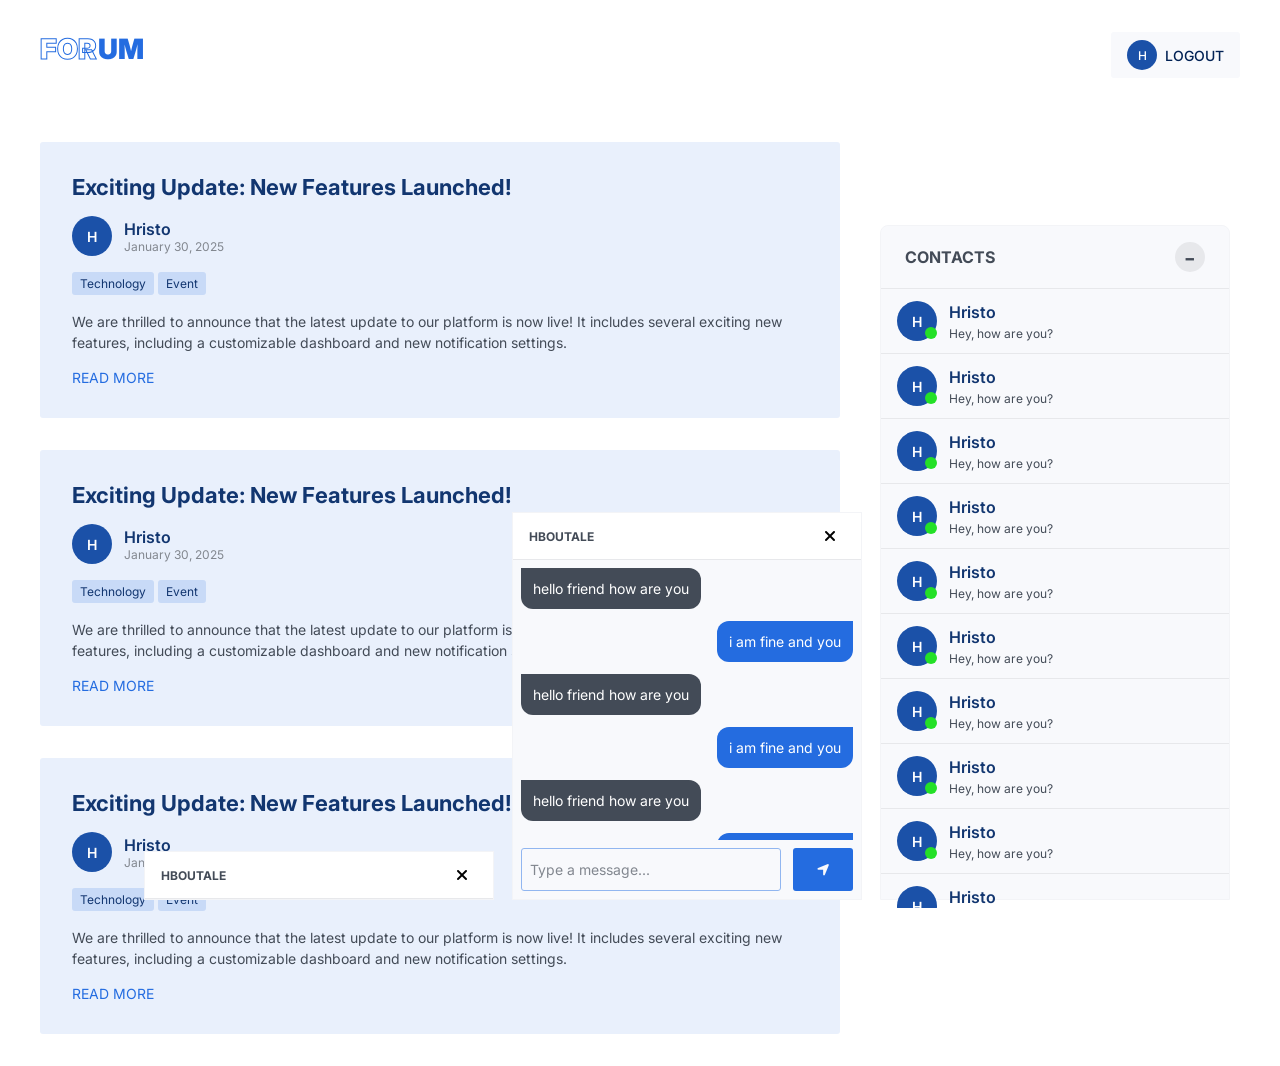
<file: index.html>
<!DOCTYPE html>
<html lang="en">
  <head>
    <meta charset="UTF-8" />
    <meta name="viewport" content="width=device-width, initial-scale=1.0" />
    <title>Forum</title>
    <link rel="stylesheet" href="style.css" />
    <link
      rel="stylesheet"
      href="https://cdnjs.cloudflare.com/ajax/libs/font-awesome/6.7.2/css/all.min.css"
      integrity="sha512-Evv84Mr4kqVGRNSgIGL/F/aIDqQb7xQ2vcrdIwxfjThSH8CSR7PBEakCr51Ck+w+/U6swU2Im1vVX0SVk9ABhg=="
      crossorigin="anonymous"
      referrerpolicy="no-referrer"
    />
  </head>
  <body>
    <div class="container">
      <header id="header">
        <a href="/">
          <div class="logo">
            <span class="storked">FOR</span>
            <span class="filled">UM</span>
          </div>
        </a>
        <div class="links">
          <a href="#">
            <span class="avatar avatar--md">H</span>
            <span>logout</span>
          </a>
        </div>
      </header>
    </div>
    <div class="container">
      <div id="posts">
        <div class="post-item">
          <a class="post-title" href="#"
            >Exciting Update: New Features Launched!</a
          >
          <header class="post-header">
            <div class="avatar avatar--large">H</div>
            <div class="user-info">
              <span class="username">Hristo</span>
              <span class="date">January 30, 2025</span>
            </div>
          </header>
          <div class="post-tags">
            <span class="tag">Technology</span>
            <span class="tag">Event</span>
          </div>
          <div class="post-content">
            We are thrilled to announce that the latest update to our platform
            is now live! It includes several exciting new features, including a
            customizable dashboard and new notification settings.
          </div>
          <a href="#" class="post-read-more">read more</a>
        </div>
        <div class="post-item">
          <a class="post-title" href="#"
            >Exciting Update: New Features Launched!</a
          >
          <header class="post-header">
            <div class="avatar avatar--large">H</div>
            <div class="user-info">
              <span class="username">Hristo</span>
              <span class="date">January 30, 2025</span>
            </div>
          </header>
          <div class="post-tags">
            <span class="tag">Technology</span>
            <span class="tag">Event</span>
          </div>
          <div class="post-content">
            We are thrilled to announce that the latest update to our platform
            is now live! It includes several exciting new features, including a
            customizable dashboard and new notification settings.
          </div>
          <a href="#" class="post-read-more">read more</a>
        </div>
        <div class="post-item">
          <a class="post-title" href="#"
            >Exciting Update: New Features Launched!</a
          >
          <header class="post-header">
            <div class="avatar avatar--large">H</div>
            <div class="user-info">
              <span class="username">Hristo</span>
              <span class="date">January 30, 2025</span>
            </div>
          </header>
          <div class="post-tags">
            <span class="tag">Technology</span>
            <span class="tag">Event</span>
          </div>
          <div class="post-content">
            We are thrilled to announce that the latest update to our platform
            is now live! It includes several exciting new features, including a
            customizable dashboard and new notification settings.
          </div>
          <a href="#" class="post-read-more">read more</a>
        </div>
      </div>
    </div>

    <div class="chat-windws-list">
      <div class="contacts">
        <header class="contact-header">
          <h2>Contacts</h2>
          <span>-</span>
        </header>
        <div class="contact-list">
          <div class="user-chat">
            <div class="avatar-status">
              <div class="avatar avatar--large">H</div>
              <span class="status"></span>
            </div>
            <div class="user-info">
              <span class="username">Hristo</span>
              <span class="last-message">Hey, how are you?</span>
            </div>
          </div>
          <div class="user-chat">
            <div class="avatar-status">
              <div class="avatar avatar--large">H</div>
              <span class="status"></span>
            </div>
            <div class="user-info">
              <span class="username">Hristo</span>
              <span class="last-message">Hey, how are you?</span>
            </div>
          </div>
          <div class="user-chat">
            <div class="avatar-status">
              <div class="avatar avatar--large">H</div>
              <span class="status"></span>
            </div>
            <div class="user-info">
              <span class="username">Hristo</span>
              <span class="last-message">Hey, how are you?</span>
            </div>
          </div>
          <div class="user-chat">
            <div class="avatar-status">
              <div class="avatar avatar--large">H</div>
              <span class="status"></span>
            </div>
            <div class="user-info">
              <span class="username">Hristo</span>
              <span class="last-message">Hey, how are you?</span>
            </div>
          </div>
          <div class="user-chat">
            <div class="avatar-status">
              <div class="avatar avatar--large">H</div>
              <span class="status"></span>
            </div>
            <div class="user-info">
              <span class="username">Hristo</span>
              <span class="last-message">Hey, how are you?</span>
            </div>
          </div>
          <div class="user-chat">
            <div class="avatar-status">
              <div class="avatar avatar--large">H</div>
              <span class="status"></span>
            </div>
            <div class="user-info">
              <span class="username">Hristo</span>
              <span class="last-message">Hey, how are you?</span>
            </div>
          </div>
          <div class="user-chat">
            <div class="avatar-status">
              <div class="avatar avatar--large">H</div>
              <span class="status"></span>
            </div>
            <div class="user-info">
              <span class="username">Hristo</span>
              <span class="last-message">Hey, how are you?</span>
            </div>
          </div>
          <div class="user-chat">
            <div class="avatar-status">
              <div class="avatar avatar--large">H</div>
              <span class="status"></span>
            </div>
            <div class="user-info">
              <span class="username">Hristo</span>
              <span class="last-message">Hey, how are you?</span>
            </div>
          </div>
          <div class="user-chat">
            <div class="avatar-status">
              <div class="avatar avatar--large">H</div>
              <span class="status"></span>
            </div>
            <div class="user-info">
              <span class="username">Hristo</span>
              <span class="last-message">Hey, how are you?</span>
            </div>
          </div>
          <div class="user-chat">
            <div class="avatar-status">
              <div class="avatar avatar--large">H</div>
              <span class="status"></span>
            </div>
            <div class="user-info">
              <span class="username">Hristo</span>
              <span class="last-message">Hey, how are you?</span>
            </div>
          </div>
          <div class="user-chat">
            <div class="avatar-status">
              <div class="avatar avatar--large">H</div>
              <span class="status"></span>
            </div>
            <div class="user-info">
              <span class="username">Hristo</span>
              <span class="last-message">Hey, how are you?</span>
            </div>
          </div>
          <div class="user-chat">
            <div class="avatar-status">
              <div class="avatar avatar--large">H</div>
              <span class="status"></span>
            </div>
            <div class="user-info">
              <span class="username">Hristo</span>
              <span class="last-message">Hey, how are you?</span>
            </div>
          </div>
          <div class="user-chat">
            <div class="avatar-status">
              <div class="avatar avatar--large">H</div>
              <span class="status"></span>
            </div>
            <div class="user-info">
              <span class="username">Hristo</span>
              <span class="last-message">Hey, how are you?</span>
            </div>
          </div>
          <div class="user-chat">
            <div class="avatar-status">
              <div class="avatar avatar--large">H</div>
              <span class="status"></span>
            </div>
            <div class="user-info">
              <span class="username">Last</span>
              <span class="last-message">Hey, how are you?</span>
            </div>
          </div>
          <div class="user-chat">
            <div class="avatar-status">
              <div class="avatar avatar--large">H</div>
              <span class="status"></span>
            </div>
            <div class="user-info">
              <span class="username">Hristo</span>
              <span class="last-message">Hey, how are you?</span>
            </div>
          </div>
          <div class="user-chat">
            <div class="avatar-status">
              <div class="avatar avatar--large">H</div>
              <span class="status"></span>
            </div>
            <div class="user-info">
              <span class="username">Last</span>
              <span class="last-message">Hey, how are you?</span>
            </div>
          </div>
          <div class="user-chat">
            <div class="avatar-status">
              <div class="avatar avatar--large">H</div>
              <span class="status"></span>
            </div>
            <div class="user-info">
              <span class="username">Hristo</span>
              <span class="last-message">Hey, how are you?</span>
            </div>
          </div>
          <div class="user-chat">
            <div class="avatar-status">
              <div class="avatar avatar--large">H</div>
              <span class="status"></span>
            </div>
            <div class="user-info">
              <span class="username">Last</span>
              <span class="last-message">Hey, how are you?</span>
            </div>
          </div>
          <div class="user-chat">
            <div class="avatar-status">
              <div class="avatar avatar--large">H</div>
              <span class="status"></span>
            </div>
            <div class="user-info">
              <span class="username">Hristo</span>
              <span class="last-message">Hey, how are you?</span>
            </div>
          </div>
          <div class="user-chat">
            <div class="avatar-status">
              <div class="avatar avatar--large">H</div>
              <span class="status"></span>
            </div>
            <div class="user-info">
              <span class="username">Last</span>
              <span class="last-message">Hey, how are you?</span>
            </div>
          </div>
        </div>
      </div>
      <div class="chat-window">
        <div class="chat-header">
          <h2>hboutale</h2>
          <span><i class="fa fa-times"></i> </span>
        </div>
        <div class="chat-zone">
          <div class="chat-body">
            <div class="chat-incoming">hello friend how are you</div>
            <div class="chat-outgoing">i am fine and you</div>
            <div class="chat-incoming">hello friend how are you</div>
            <div class="chat-outgoing">i am fine and you</div>
            <div class="chat-incoming">hello friend how are you</div>
            <div class="chat-outgoing">i am fine and you</div>
            <div class="chat-incoming">hello friend how are you</div>
            <div class="chat-outgoing">i am fine and you</div>
          </div>
          <form class="chat-footer">
            <input class="input full-width" type="text" placeholder="Type a message..." />
            <button class="primary-btn"><i class="fa-solid fa-location-arrow"></i></button>
          </form>
        </div>
      </div>
      <div class="chat-window">
        <div class="chat-header">
          <h2>hboutale</h2>
          <span><i class="fa fa-times"></i> </span>
        </div>
        <div class="chat-zone hidden ">
          <div class="chat-body ">
            <div class="chat-incoming">hello friend how are you</div>
            <div class="chat-outgoing">i am fine and you</div>
            <div class="chat-incoming">hello friend how are you</div>
            <div class="chat-outgoing">i am fine and you</div>
            <div class="chat-incoming">hello friend how are you</div>
            <div class="chat-outgoing">i am fine and you</div>
            <div class="chat-incoming">hello friend how are you</div>
            <div class="chat-outgoing">i am fine and you</div>
          </div>
          <form class="chat-footer">
            <input class="input" type="text" placeholder="Type a message..." />
            <button class="primary-btn"><i class="fa-solid fa-location-arrow"></i></button>
          </form>
        </div>
      </div>
    </div>
  </body>
</html>
</file>
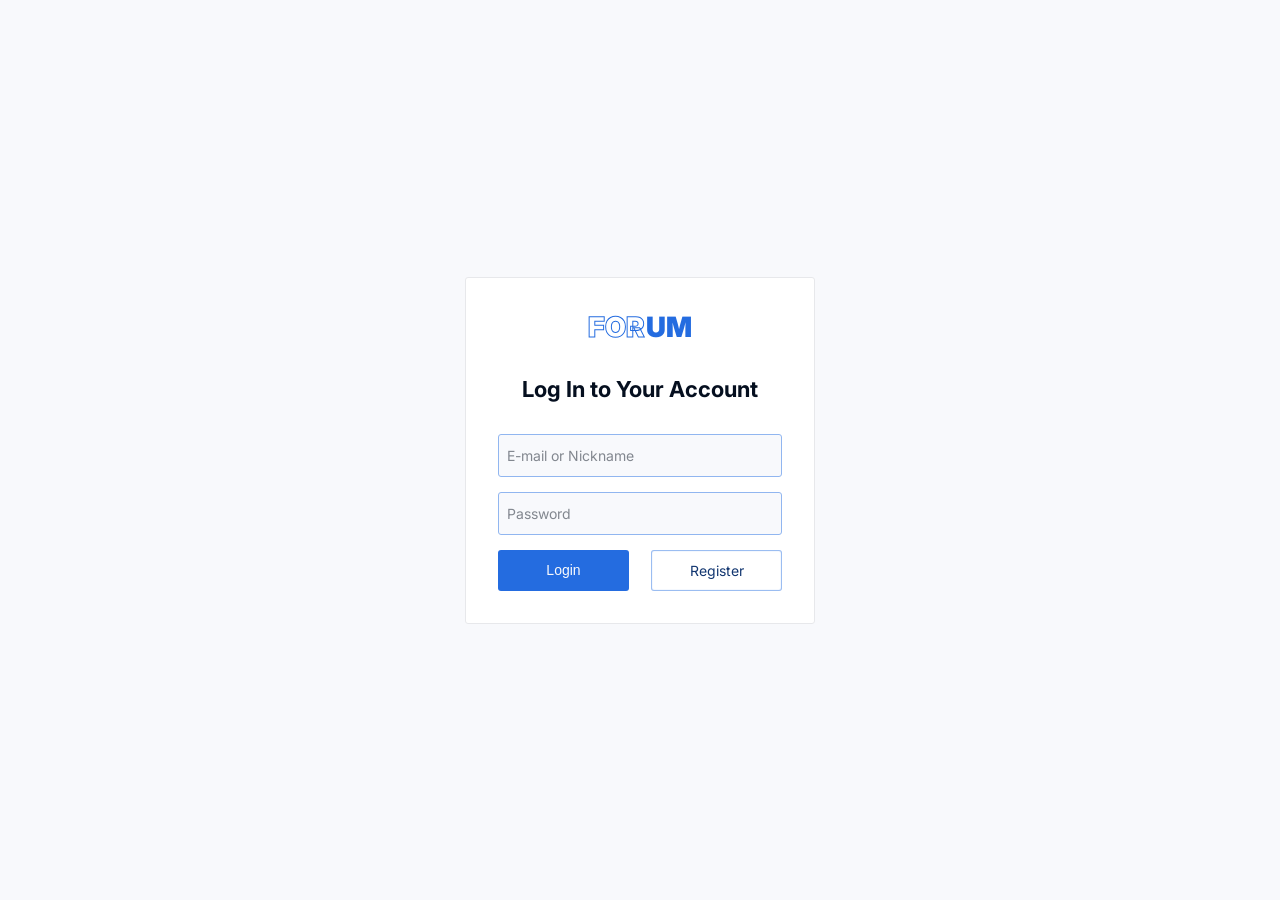
<file: login.html>
<!DOCTYPE html>
<html lang="en">
  <head>
    <meta charset="UTF-8" />
    <meta name="viewport" content="width=device-width, initial-scale=1.0" />
    <title>Forum</title>
    <link rel="stylesheet" href="style.css" />
  </head>
  <body>
    <div class="auth-container">
      <div class="auth-card">
        <div class="logo">
          <span class="storked">FOR</span>
          <span class="filled">UM</span>
        </div>
        <h2>Log In to Your Account</h2>
        <form action="" method="post">
          <input
            class="input"
            type="text"
            name="username"
            placeholder="E-mail or Nickname"
          />
          <input
            class="input"
            type="password"
            name="password"
            placeholder="Password"
          />
          <div class="row">
            <input class="primary-btn full-width" type="button" value="Login" />
            <a class="secondary-btn full-width" href="#">Register</a>
          </div>
        </form>
      </div>
    </div>
  </body>
</html>
</file>
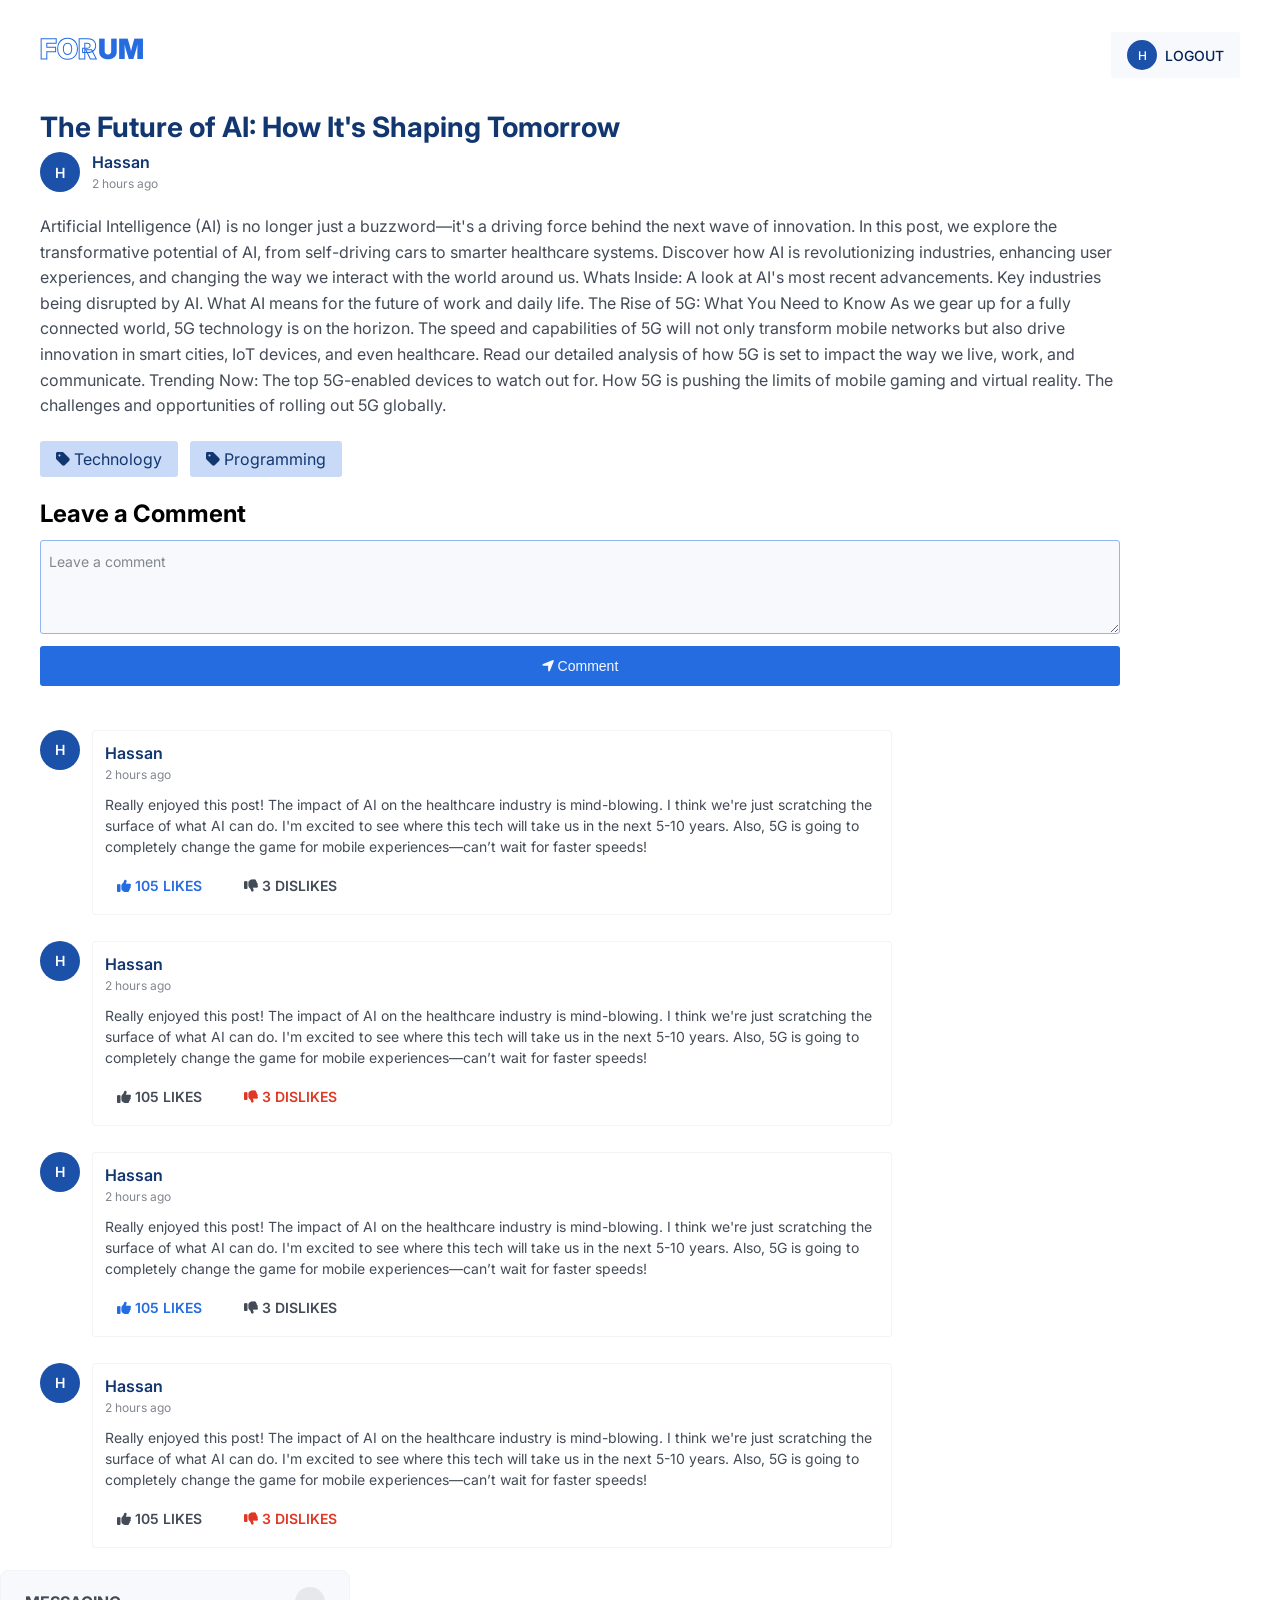
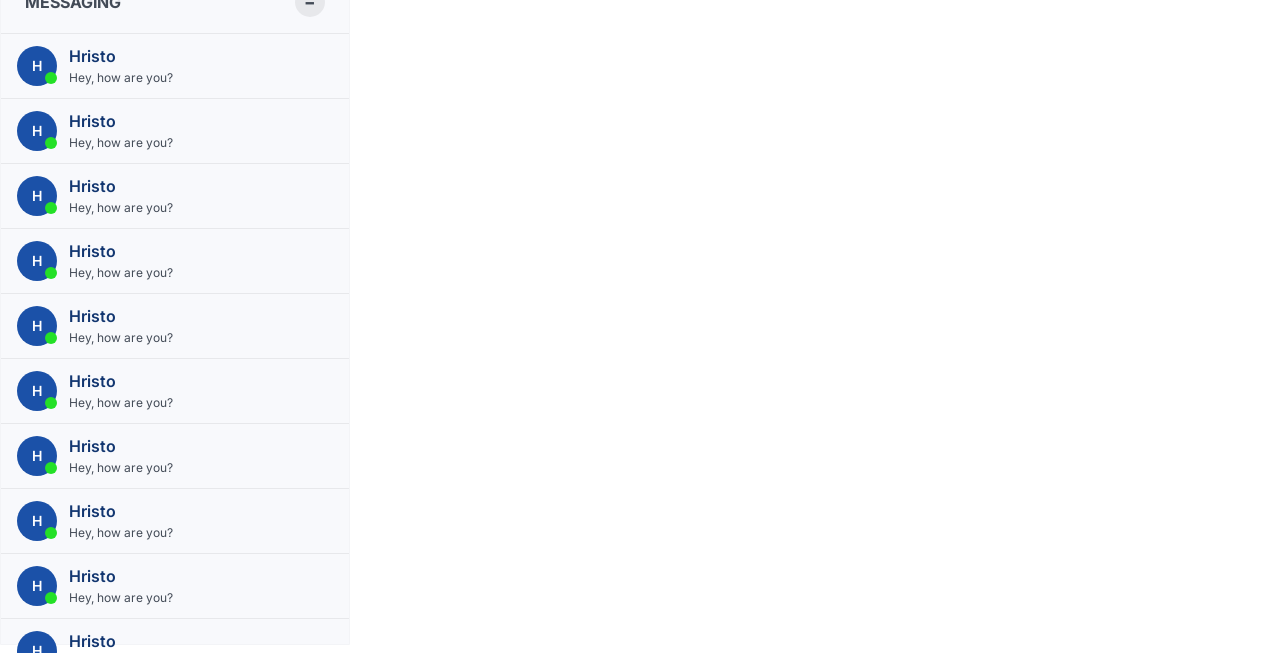
<file: post.html>
<!DOCTYPE html>
<html lang="en">
  <head>
    <meta charset="UTF-8" />
    <meta name="viewport" content="width=device-width, initial-scale=1.0" />
    <title>Post</title>
    <link rel="stylesheet" href="style.css" />
    <link
      rel="stylesheet"
      href="https://cdnjs.cloudflare.com/ajax/libs/font-awesome/6.7.2/css/all.min.css"
      integrity="sha512-Evv84Mr4kqVGRNSgIGL/F/aIDqQb7xQ2vcrdIwxfjThSH8CSR7PBEakCr51Ck+w+/U6swU2Im1vVX0SVk9ABhg=="
      crossorigin="anonymous"
      referrerpolicy="no-referrer"
    />
  </head>
  <body>
    <div class="container">
      <header id="header">
        <a href="/">
          <div class="logo">
            <span class="storked">FOR</span>
            <span class="filled">UM</span>
          </div>
        </a>
        <div class="links">
          <a href="#">
            <span class="avatar avatar--md">H</span>
            <span>logout</span>
          </a>
        </div>
      </header>
    </div>
    <div class="container">
      <div class="post-container">
        <div class="post">
          <div class="post-header">
            <h1 class="post-title">
              The Future of AI: How It's Shaping Tomorrow
            </h1>
            <div class="post-info">
              <span class="avatar avatar--large">H</span>
              <div class="post-details">
                <span class="post-author">Hassan</span>
                <span class="post-date">2 hours ago</span>
              </div>
            </div>
          </div>
          <div class="post-content">
            Artificial Intelligence (AI) is no longer just a buzzword—it's a
            driving force behind the next wave of innovation. In this post, we
            explore the transformative potential of AI, from self-driving cars
            to smarter healthcare systems. Discover how AI is revolutionizing
            industries, enhancing user experiences, and changing the way we
            interact with the world around us. Whats Inside: A look at AI's most
            recent advancements. Key industries being disrupted by AI. What AI
            means for the future of work and daily life. The Rise of 5G: What
            You Need to Know As we gear up for a fully connected world, 5G
            technology is on the horizon. The speed and capabilities of 5G will
            not only transform mobile networks but also drive innovation in
            smart cities, IoT devices, and even healthcare. Read our detailed
            analysis of how 5G is set to impact the way we live, work, and
            communicate. Trending Now: The top 5G-enabled devices to watch out
            for. How 5G is pushing the limits of mobile gaming and virtual
            reality. The challenges and opportunities of rolling out 5G
            globally.
          </div>
          <div class="post-tags">
            <div class="tag tag-lg">
              <i class="fa-solid fa-tag"></i> Technology
            </div>
            <div class="tag tag-lg">
              <i class="fa-solid fa-tag"></i> Programming
            </div>
          </div>
        </div>
        <div class="comment-form">
          <h2 class="comment-form-header">Leave a Comment</h2>
          <form action="#" method="POST">
            <textarea
              name="comment"
              rows="4"
              class="input"
              placeholder="Leave a comment"
            ></textarea>
            <button class="primary-btn" type="submit">
              <i class="fa-solid fa-location-arrow"></i> Comment
            </button>
          </form>
        </div>
        <div class="comments">
          <div class="comment-item">
            <div class="avatar avatar--large">H</div>
            <div class="commnet-content">
              <div class="comment-info">
                <span class="comment-author">Hassan</span>
                <span class="comment-date">2 hours ago</span>
              </div>
              <div class="comment-text">
                Really enjoyed this post! The impact of AI on the healthcare
                industry is mind-blowing. I think we're just scratching the
                surface of what AI can do. I'm excited to see where this tech
                will take us in the next 5-10 years. Also, 5G is going to
                completely change the game for mobile experiences—can’t wait for
                faster speeds!
              </div>
              <div class="comment-actions">
                <a class="react like active" href="#"
                  ><i class="fa-solid fa-thumbs-up"></i> 105 likes</a
                >
                <a class="react dislike" href="#"
                  ><i class="fa-solid fa-thumbs-down"></i> 3 dislikes</a
                >
              </div>
            </div>
          </div>
          <div class="comment-item">
            <div class="avatar avatar--large">H</div>
            <div class="commnet-content">
              <div class="comment-info">
                <span class="comment-author">Hassan</span>
                <span class="comment-date">2 hours ago</span>
              </div>
              <div class="comment-text">
                Really enjoyed this post! The impact of AI on the healthcare
                industry is mind-blowing. I think we're just scratching the
                surface of what AI can do. I'm excited to see where this tech
                will take us in the next 5-10 years. Also, 5G is going to
                completely change the game for mobile experiences—can’t wait for
                faster speeds!
              </div>
              <div class="comment-actions">
                <a class="react like" href="#"
                  ><i class="fa-solid fa-thumbs-up"></i> 105 likes</a
                >
                <a class="react dislike active" href="#"
                  ><i class="fa-solid fa-thumbs-down"></i> 3 dislikes</a
                >
              </div>
            </div>
          </div>
          <div class="comment-item">
            <div class="avatar avatar--large">H</div>
            <div class="commnet-content">
              <div class="comment-info">
                <span class="comment-author">Hassan</span>
                <span class="comment-date">2 hours ago</span>
              </div>
              <div class="comment-text">
                Really enjoyed this post! The impact of AI on the healthcare
                industry is mind-blowing. I think we're just scratching the
                surface of what AI can do. I'm excited to see where this tech
                will take us in the next 5-10 years. Also, 5G is going to
                completely change the game for mobile experiences—can’t wait for
                faster speeds!
              </div>
              <div class="comment-actions">
                <a class="react like active" href="#"
                  ><i class="fa-solid fa-thumbs-up"></i> 105 likes</a
                >
                <a class="react dislike" href="#"
                  ><i class="fa-solid fa-thumbs-down"></i> 3 dislikes</a
                >
              </div>
            </div>
          </div>
          <div class="comment-item">
            <div class="avatar avatar--large">H</div>
            <div class="commnet-content">
              <div class="comment-info">
                <span class="comment-author">Hassan</span>
                <span class="comment-date">2 hours ago</span>
              </div>
              <div class="comment-text">
                Really enjoyed this post! The impact of AI on the healthcare
                industry is mind-blowing. I think we're just scratching the
                surface of what AI can do. I'm excited to see where this tech
                will take us in the next 5-10 years. Also, 5G is going to
                completely change the game for mobile experiences—can’t wait for
                faster speeds!
              </div>
              <div class="comment-actions">
                <a class="react like" href="#"
                  ><i class="fa-solid fa-thumbs-up"></i> 105 likes</a
                >
                <a class="react dislike active" href="#"
                  ><i class="fa-solid fa-thumbs-down"></i> 3 dislikes</a
                >
              </div>
            </div>
          </div>
        </div>
      </div>
    </div>

    <div class="contacts">
      <header class="contact-header">
        <h2>messaging</h2>
        <span>-</span>
      </header>
      <div class="contact-list">
        <div class="user-chat">
          <div class="avatar-status">
            <div class="avatar avatar--large">H</div>
            <span class="status"></span>
          </div>
          <div class="user-info">
            <span class="username">Hristo</span>
            <span class="last-message">Hey, how are you?</span>
          </div>
        </div>
        <div class="user-chat">
          <div class="avatar-status">
            <div class="avatar avatar--large">H</div>
            <span class="status"></span>
          </div>
          <div class="user-info">
            <span class="username">Hristo</span>
            <span class="last-message">Hey, how are you?</span>
          </div>
        </div>
        <div class="user-chat">
          <div class="avatar-status">
            <div class="avatar avatar--large">H</div>
            <span class="status"></span>
          </div>
          <div class="user-info">
            <span class="username">Hristo</span>
            <span class="last-message">Hey, how are you?</span>
          </div>
        </div>
        <div class="user-chat">
          <div class="avatar-status">
            <div class="avatar avatar--large">H</div>
            <span class="status"></span>
          </div>
          <div class="user-info">
            <span class="username">Hristo</span>
            <span class="last-message">Hey, how are you?</span>
          </div>
        </div>
        <div class="user-chat">
          <div class="avatar-status">
            <div class="avatar avatar--large">H</div>
            <span class="status"></span>
          </div>
          <div class="user-info">
            <span class="username">Hristo</span>
            <span class="last-message">Hey, how are you?</span>
          </div>
        </div>
        <div class="user-chat">
          <div class="avatar-status">
            <div class="avatar avatar--large">H</div>
            <span class="status"></span>
          </div>
          <div class="user-info">
            <span class="username">Hristo</span>
            <span class="last-message">Hey, how are you?</span>
          </div>
        </div>
        <div class="user-chat">
          <div class="avatar-status">
            <div class="avatar avatar--large">H</div>
            <span class="status"></span>
          </div>
          <div class="user-info">
            <span class="username">Hristo</span>
            <span class="last-message">Hey, how are you?</span>
          </div>
        </div>
        <div class="user-chat">
          <div class="avatar-status">
            <div class="avatar avatar--large">H</div>
            <span class="status"></span>
          </div>
          <div class="user-info">
            <span class="username">Hristo</span>
            <span class="last-message">Hey, how are you?</span>
          </div>
        </div>
        <div class="user-chat">
          <div class="avatar-status">
            <div class="avatar avatar--large">H</div>
            <span class="status"></span>
          </div>
          <div class="user-info">
            <span class="username">Hristo</span>
            <span class="last-message">Hey, how are you?</span>
          </div>
        </div>
        <div class="user-chat">
          <div class="avatar-status">
            <div class="avatar avatar--large">H</div>
            <span class="status"></span>
          </div>
          <div class="user-info">
            <span class="username">Hristo</span>
            <span class="last-message">Hey, how are you?</span>
          </div>
        </div>
        <div class="user-chat">
          <div class="avatar-status">
            <div class="avatar avatar--large">H</div>
            <span class="status"></span>
          </div>
          <div class="user-info">
            <span class="username">Hristo</span>
            <span class="last-message">Hey, how are you?</span>
          </div>
        </div>
        <div class="user-chat">
          <div class="avatar-status">
            <div class="avatar avatar--large">H</div>
            <span class="status"></span>
          </div>
          <div class="user-info">
            <span class="username">Hristo</span>
            <span class="last-message">Hey, how are you?</span>
          </div>
        </div>
        <div class="user-chat">
          <div class="avatar-status">
            <div class="avatar avatar--large">H</div>
            <span class="status"></span>
          </div>
          <div class="user-info">
            <span class="username">Hristo</span>
            <span class="last-message">Hey, how are you?</span>
          </div>
        </div>
        <div class="user-chat">
          <div class="avatar-status">
            <div class="avatar avatar--large">H</div>
            <span class="status"></span>
          </div>
          <div class="user-info">
            <span class="username">Last</span>
            <span class="last-message">Hey, how are you?</span>
          </div>
        </div>
        <div class="user-chat">
          <div class="avatar-status">
            <div class="avatar avatar--large">H</div>
            <span class="status"></span>
          </div>
          <div class="user-info">
            <span class="username">Hristo</span>
            <span class="last-message">Hey, how are you?</span>
          </div>
        </div>
        <div class="user-chat">
          <div class="avatar-status">
            <div class="avatar avatar--large">H</div>
            <span class="status"></span>
          </div>
          <div class="user-info">
            <span class="username">Last</span>
            <span class="last-message">Hey, how are you?</span>
          </div>
        </div>
        <div class="user-chat">
          <div class="avatar-status">
            <div class="avatar avatar--large">H</div>
            <span class="status"></span>
          </div>
          <div class="user-info">
            <span class="username">Hristo</span>
            <span class="last-message">Hey, how are you?</span>
          </div>
        </div>
        <div class="user-chat">
          <div class="avatar-status">
            <div class="avatar avatar--large">H</div>
            <span class="status"></span>
          </div>
          <div class="user-info">
            <span class="username">Last</span>
            <span class="last-message">Hey, how are you?</span>
          </div>
        </div>
        <div class="user-chat">
          <div class="avatar-status">
            <div class="avatar avatar--large">H</div>
            <span class="status"></span>
          </div>
          <div class="user-info">
            <span class="username">Hristo</span>
            <span class="last-message">Hey, how are you?</span>
          </div>
        </div>
        <div class="user-chat">
          <div class="avatar-status">
            <div class="avatar avatar--large">H</div>
            <span class="status"></span>
          </div>
          <div class="user-info">
            <span class="username">Last</span>
            <span class="last-message">Hey, how are you?</span>
          </div>
        </div>
      </div>
    </div>
  </body>
</html>
</file>
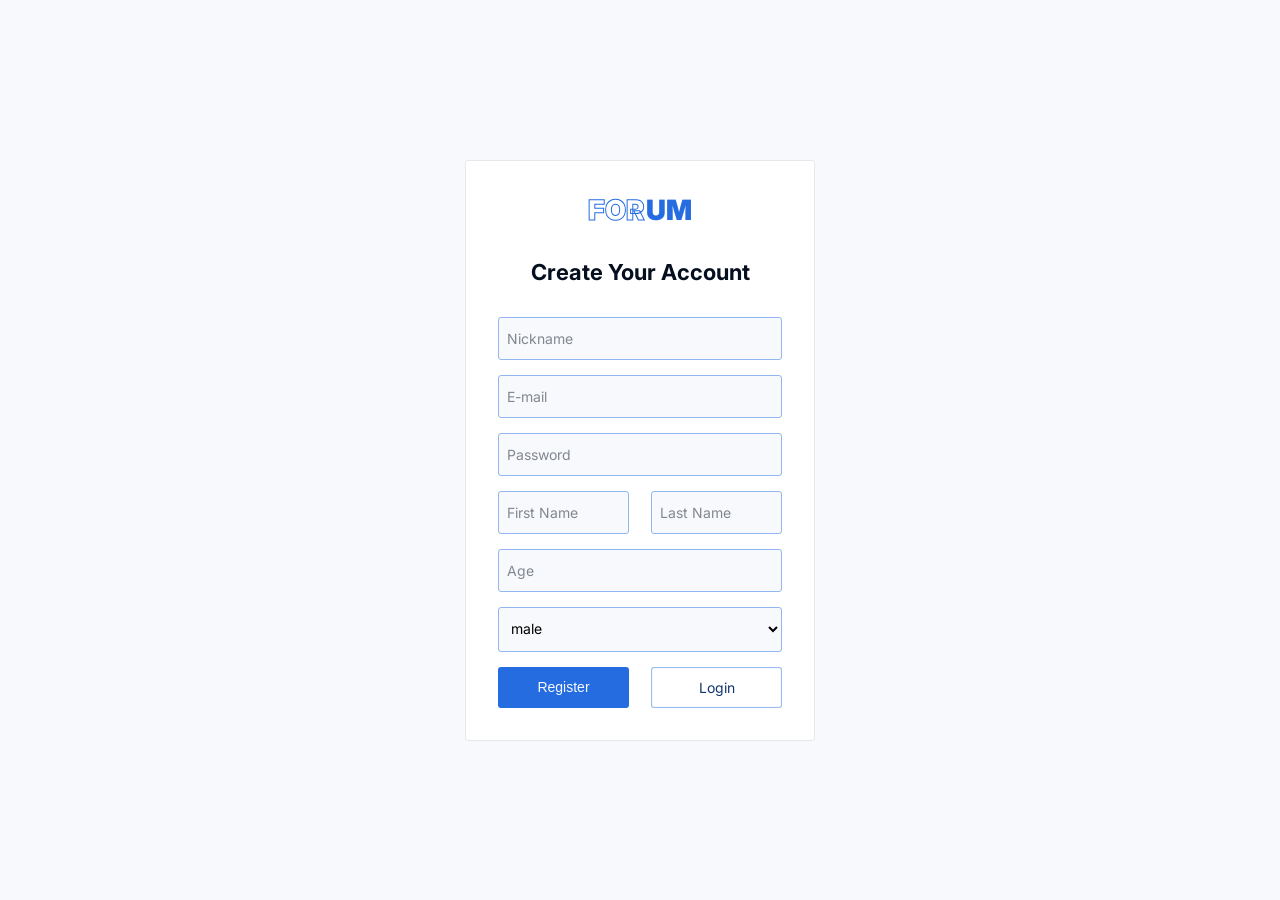
<file: register.html>
<!DOCTYPE html>
<html lang="en">
  <head>
    <meta charset="UTF-8" />
    <meta name="viewport" content="width=device-width, initial-scale=1.0" />
    <title>Forum</title>
    <link rel="stylesheet" href="style.css" />
  </head>
  <body>
    <div class="auth-container">
      <div class="auth-card">
        <div class="logo">
          <span class="storked">FOR</span>
          <span class="filled">UM</span>
        </div>
        <h2>Create Your Account</h2>
        <form action="" method="post">
          <input
            class="input"
            type="text"
            name="nickname"
            placeholder="Nickname"
          />
          <input class="input" type="email" name="email" placeholder="E-mail" />
          <input
            class="input"
            type="password"
            name="password"
            placeholder="Password"
          />
          <div class="row">
            <input
              class="input full-width"
              type="text"
              name="first_name"
              placeholder="First Name"
            />
            <input
              class="input full-width"
              type="text"
              name="last_name"
              placeholder="Last Name"
            />
          </div>
          <input class="input" type="number" name="age" placeholder="Age" />
          <select class="input" name="gender">
            <option value="male">male</option>
            <option value="female">female</option>
          </select>
          <div class="row">
            <input class="primary-btn full-width" type="button" value="Register" />
            <a class="secondary-btn full-width" href="#">Login</a>
          </div>
        </form>
      </div>
    </div>
  </body>
</html>
</file>
<file: style.css>
@import url("https://fonts.googleapis.com/css2?family=Inter:ital,opsz,wght@0,14..32,100..900;1,14..32,100..900&display=swap");
@import "colors.css";
@import "helpers.css";

* {
  margin: 0;
  padding: 0;
  box-sizing: border-box;
}
/* width */
::-webkit-scrollbar {
  width: 12px;
}

/* Track */
::-webkit-scrollbar-track {
  background: var(--neutral-100);
}

/* Handle */
::-webkit-scrollbar-thumb {
  background: var(--primary-300);
}

/* Handle on hover */
::-webkit-scrollbar-thumb:hover {
  background: var(--primary-500);
}

body {
  font-family: "Inter", sans-serif;
}

.logo {
  font-weight: 900;
  font-size: 28px;
  .storked {
    color: var(--white);
    -webkit-text-stroke: 1px var(--primary-500);
    margin-right: -4px;
  }
  .filled {
    color: var(--primary-500);
  }
}

.tag {
  background-color: var(--primary-200);
  color: var(--primary-700);
  padding: 4px 8px;
  border-radius: 3px;
  font-size: 12px;
  display: inline-block;
}

.tag-lg {
  padding: 8px 16px;
  border-radius: 3px;
  font-size: 16px;
}

.tag-md {
  padding: 6px 12px;
  border-radius: 3px;
  font-size: 14px;
}

/*  Input and Button Styles */
.input {
  font-family: "Inter", sans-serif;
  border: 1px solid var(--primary-300);
  padding: 12px 8px;
  background-color: var(--neutral-100);
  font-size: 14px;
  border-radius: 3px;
  &::placeholder {
    color: var(--neutral-600);
  }
  &:active,
  &:focus {
    outline: 0;
    border: 1px solid var(--primary-500);
    box-shadow: 0px 0px 8px 1px var(--primary-200);
  }
}

.primary-btn {
  appearance: none;
  -webkit-appearance: none;
  -moz-appearance: none;
  border: 0;
  color: var(--neutral-100);
  background-color: var(--primary-500);
  padding: 12px 24px;
  font-size: 14px;
  border-radius: 3px;
  cursor: pointer;
  transition: all 200ms ease-in;
  &:hover {
    background-color: var(--primary-600);
  }
  &:active {
    background-color: var(--primary-700);
  }
  &:focus {
    outline: 0;
  }
}

.secondary-btn {
  appearance: none;
  -webkit-appearance: none;
  -moz-appearance: none;
  color: var(--primary-700);
  box-shadow: inset 0px 0px 1px 1px var(--primary-300);
  text-decoration: none;
  padding: 12px 24px;
  border-radius: 3px;
  font-size: 14px;
  font-family: "Inter", sans-serif;
  cursor: pointer;
  transition: all 200ms ease-in;
  &:hover {
    background-color: var(--primary-100);
  }
  &:active {
    background-color: var(--primary-200);
  }
  &:focus {
    outline: 0;
  }
}

/* Auth Styles */

.auth-container {
  display: flex;
  justify-content: center;
  align-items: center;
  height: 100vh;
  background-color: var(--neutral-100);
}

.auth-card {
  display: flex;
  flex-direction: column;
  gap: 32px;
  background-color: var(--white);
  border: 1px solid var(--neutral-300);
  width: 350px;
  text-align: center;
  padding: 32px;
  border-radius: 3px;
  h2 {
    font-size: 22px;
    font-weight: bold;
    color: var(--neutral-800);
  }
  form {
    display: flex;
    flex-direction: column;
    gap: 15px;
  }
  .row {
    display: flex;
    width: 100%;
    gap: 22px;
  }
}

/* Header Styles */
.avatar--large {
  width: 40px;
  height: 40px;
  font-size: 14px;
  font-weight: 600;
}

.avatar--md {
  width: 30px;
  height: 30px;
  font-size: 12px;
}

.avatar--small {
  width: 20px;
  height: 20px;
  font-size: 10px;
}

.avatar {
  display: flex;
  align-items: center;
  justify-content: center;
  text-align: center;
  border-radius: 50%;
  background-color: var(--primary-600);
  color: white;
}

#header {
  padding: 32px 0;
  display: flex;
  justify-content: space-between;

  a {
    text-decoration: none;
  }
  .links {
    a {
      border-radius: 3px;
      padding: 8px 16px;
      width: fit-content;
      display: flex;
      align-items: center;
      gap: 8px;
      text-transform: uppercase;
      text-decoration: none;
      color: var(--primary-800);
      font-size: 14px;
      font-weight: 500;
      background-color: var(--neutral-100);
      &:hover {
        background-color: var(--primary-100);
      }
    }
  }
}

#main {
  display: flex;
  gap: 32px;
  width: 1200px;
}

/* post styles */
#posts {
  display: flex;
  flex-direction: column;
  gap: 32px;
  padding: 32px 0;
}
.post-item {
  width: 800px;
  padding: 32px;
  background-color: var(--primary-100);
  display: flex;
  flex-direction: column;
  gap: 16px;
  border-radius: 3px;
  .post-header {
    display: flex;
    align-items: center;
    gap: 12px;
  }
  .post-title {
    color: var(--primary-700);
    text-decoration: none;
    font-size: 22px;
    font-weight: 700;
    &:hover {
      text-decoration: underline;
      color: var(--primary-800);
    }
  }
  .user-info {
    display: flex;
    flex-direction: column;
    .username {
      font-size: 16px;
      font-weight: 600;
      color: var(--primary-700);
    }
    .date {
      font-size: 12px;
      color: var(--neutral-600);
    }
  }
  .post-content {
    font-size: 14px;
    color: var(--neutral-700);
    line-height: 1.5;
  }
  .post-read-more {
    text-decoration: none;
    color: var(--primary-500);
    text-transform: uppercase;
    font-size: 14px;
    &:hover {
      color: var(--primary-600);
    }
  }
}

/* Sidebar chat Styles */

.contacts {
  height: 75vh;
  border-radius: 8px 8px 0 0;
  background-color: var(--neutral-100);
  width: 350px;
  border: 1px solid var(--neutral-200);
  .contact-list {
    overflow-y: auto;
    overscroll-behavior: contain;
    height: 92%;
  }
  .user-chat {
    display: flex;
    gap: 12px;
    align-items: center;
    padding: 12px 16px;
    border-bottom: 1px solid var(--neutral-300);
    .user-info {
      display: flex;
      gap: 4px;
      flex-direction: column;
      width: 100%;
      .username {
        font-size: 16px;
        font-weight: 600;
        color: var(--primary-700);
      }
      .last-message {
        font-size: 12px;
        color: var(--neutral-700);
        white-space: nowrap;
        overflow: hidden;
        text-overflow: ellipsis;
      }
    }
    &:hover {
      cursor: pointer;
      background-color: var(--neutral-200);
    }
    .avatar-status {
      position: relative;
      .status {
        position: absolute;
        right: 0;
        bottom: 2px;
        display: inline-block;
        width: 12px;
        height: 12px;
        font-size: 12px;
        background-color: var(--green-500);
        border-radius: 50%;
      }
    }
  }
  .contact-header {
    display: flex;
    justify-content: space-between;
    align-items: center;
    padding: 16px 24px;
    border-bottom: 1px solid var(--neutral-300);
    h2 {
      font-size: 16px;
      text-transform: uppercase;
      color: var(--neutral-700);
    }
    span {
      font-size: 26px;
      cursor: pointer;
      user-select: none;
      width: 30px;
      height: 30px;
      background-color: var(--neutral-300);
      display: flex;
      align-items: center;
      justify-content: center;
      font-weight: 500;
      border-radius: 50%;
      color: var(--neutral-700);
      &:hover {
        background-color: var(--neutral-400);
      }
    }
  }
}

.post-container {
  width: 90%;
  .post {
    display: flex;
    flex-direction: column;
    gap: 22px;
    .post-header {
      .post-title {
        font-size: 28px;
        font-weight: 700;
        color: var(--primary-700);
        margin-bottom: 8px;
      }
      .post-info {
        display: flex;
        gap: 12px;
      }
      .post-details {
        display: flex;
        flex-direction: column;
        gap: 4px;
        .post-author {
          font-size: 16px;
          font-weight: 600;
          color: var(--primary-700);
        }
        .post-date {
          font-size: 12px;
          color: var(--neutral-600);
        }
      }
    }
    .post-content {
      font-size: 16px;
      color: var(--neutral-700);
      line-height: 1.6;
    }
    .post-tags {
      display: flex;
      gap: 12px;
    }
  }

  .comment-form {
    padding: 22px 0;
    display: flex;
    gap: 12px;
    flex-direction: column;
    form {
      display: flex;
      flex-direction: column;
      gap: 12px;
    }
  }
  .comments {
    display: flex;
    flex-direction: column;
    gap: 26px;
    padding: 22px 0;
    .comment-item {
      display: flex;
      gap: 12px;
      align-items: flex-start;
      justify-content: flex-start;
      .commnet-content {
        display: flex;
        flex-direction: column;
        gap: 12px;
        border-radius: 3px;
        border: 1px solid var(--neutral-200);
        padding: 12px;
        max-width: 800px;
        .comment-info {
          display: flex;
          gap: 4px;
          flex-direction: column;
          .comment-author {
            font-size: 16px;
            font-weight: 600;
            color: var(--primary-700);
          }
          .comment-date {
            font-size: 12px;
            color: var(--neutral-600);
          }
        }
        .comment-text {
          font-size: 14px;
          color: var(--neutral-700);
          line-height: 1.5;
        }
        .comment-actions {
          display: flex;
          gap: 18px;
          .react {
            text-decoration: none;
            text-transform: uppercase;
            font-size: 14px;
            font-weight: 600;
            padding: 8px 12px;
            color: var(--neutral-700);
            &.like {
              &.active {
                color: var(--primary-500);
              }
              &:hover {
                color: var(--primary-400);
              }
            }
            &.dislike {
              &.active {
                color: var(--danger-500);
              }
              &:hover {
                color: var(--danger-400);
              }
            }
          }
        }
      }
    }
  }
}

/* chat window styles */

.chat-windws-list {
  position: fixed;
  bottom: 0;
  right: 50px;
  display: flex;
  gap: 18px;
  justify-content: flex-end;
  align-items: flex-end;
  flex-direction: row-reverse;
}

.chat-window {
  background-color: var(--neutral-100);
  border: 1px solid var(--neutral-200);
  width: 350px;
  .chat-header {
    padding: 8px 16px;
    display: flex;
    justify-content: space-between;
    align-items: center;
    border-bottom: 1px solid var(--neutral-300);
    background-color: var(--white);
    h2 {
      font-size: 12px;
      text-transform: uppercase;
      color: var(--neutral-700);
    }
    span {
      cursor: pointer;
      width: 30px;
      height: 30px;
      border-radius: 50%;
      display: flex;
      align-items: center;
      justify-content: center;
      &:hover {
        background-color: var(--neutral-300);
      }
    }
  }

  .chat-body {
    padding: 8px;
    display: flex;
    flex-direction: column;
    gap: 12px;
    font-size: 14px;
    height: 280px;
    overflow-y: scroll;
    .chat-incoming {
      background-color: var(--neutral-700);
      color: var(--white);
      width: fit-content;
      padding: 12px;
      border-radius: 0px 12px 12px 12px;
    }
    .chat-outgoing {
      background-color: var(--primary-500);
      color: var(--white);
      width: fit-content;
      padding: 12px;
      border-radius: 12px 0px 12px 12px;
      margin-left: auto;
    }
  }

  .chat-footer {
    display: flex;
    gap: 12px;
    padding: 8px;
    justify-content: space-between;
  }
}
</file>
